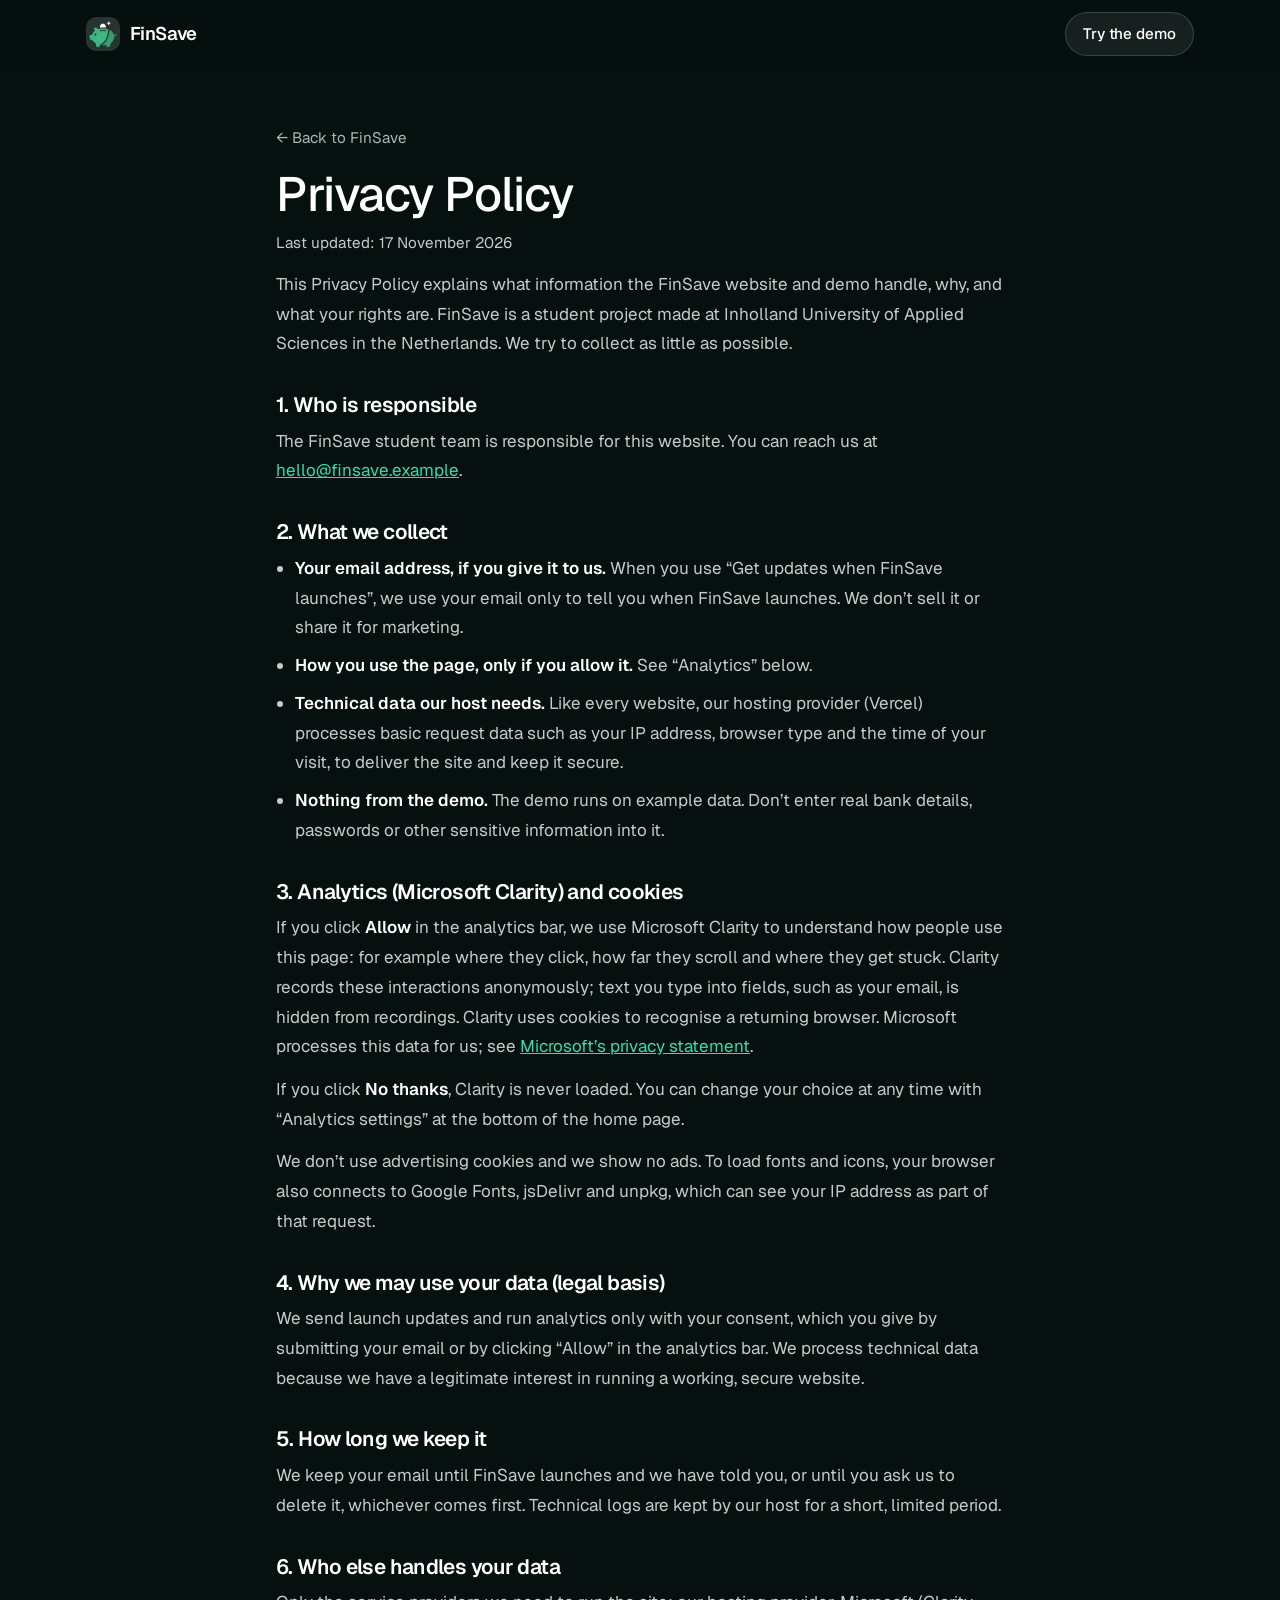
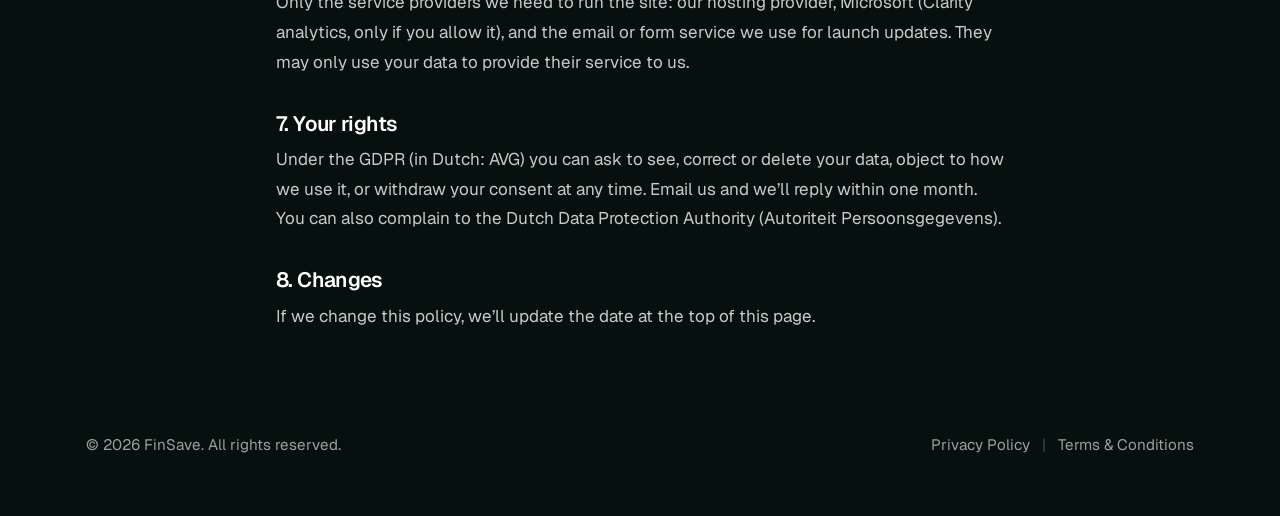
<file: privacy.html>
<!doctype html>
<html lang="en">
<head>
  <meta charset="utf-8" />
  <meta name="viewport" content="width=device-width, initial-scale=1, viewport-fit=cover" />
  <title>Privacy Policy | FinSave</title>
  <meta name="description" content="How the FinSave website and demo handle your data." />
  <link rel="canonical" href="https://finsave-landing-zeta.vercel.app/privacy.html" />
  <meta name="theme-color" content="#06100E" />
  <link rel="icon" href="favicon.ico" sizes="any" />
  <link rel="icon" href="favicon-48.png" type="image/png" />
  <link rel="apple-touch-icon" href="apple-touch-icon.png" />
  <link rel="manifest" href="site.webmanifest" />
  <link rel="preconnect" href="https://fonts.googleapis.com" />
  <link rel="preconnect" href="https://fonts.gstatic.com" crossorigin />
  <link href="https://fonts.googleapis.com/css2?family=Geist:wght@400;500;600;700&display=swap" rel="stylesheet" />
  <link rel="stylesheet" href="assets/styles.css?v=7" />
</head>
<body class="legal-page">
  <header class="site-header is-scrolled" id="top">
    <div class="container header-inner legal-header">
      <a href="index.html" class="logo" aria-label="FinSave home">
        <img class="logo-mark" src="assets/img/logo-96.png" alt="" width="34" height="34" />
        <span class="logo-word">FinSave</span>
      </a>
      <a href="https://finsavee.lovable.app/" class="btn btn-ghost btn-sm">Try the demo</a>
    </div>
  </header>
  <main class="legal container narrow">
    <a href="index.html" class="legal-back">← Back to FinSave</a>
    <h1>Privacy Policy</h1>
    <p class="legal-updated">Last updated: 17 November 2026</p>
    <!-- EDIT: have this reviewed before FinSave collects real user data. Replace hello@finsave.example with your real contact address. -->
    <p>This Privacy Policy explains what information the FinSave website and demo handle, why, and what your rights are. FinSave is a student project made at Inholland University of Applied Sciences in the Netherlands. We try to collect as little as possible.</p>

    <h2>1. Who is responsible</h2>
    <p>The FinSave student team is responsible for this website. You can reach us at <a href="mailto:hello@finsave.example">hello@finsave.example</a>.</p>

    <h2>2. What we collect</h2>
    <ul>
      <li><strong>Your email address, if you give it to us.</strong> When you use “Get updates when FinSave launches”, we use your email only to tell you when FinSave launches. We don’t sell it or share it for marketing.</li>
      <li><strong>How you use the page, only if you allow it.</strong> See “Analytics” below.</li>
      <li><strong>Technical data our host needs.</strong> Like every website, our hosting provider (Vercel) processes basic request data such as your IP address, browser type and the time of your visit, to deliver the site and keep it secure.</li>
      <li><strong>Nothing from the demo.</strong> The demo runs on example data. Don’t enter real bank details, passwords or other sensitive information into it.</li>
    </ul>

    <h2 id="analytics">3. Analytics (Microsoft Clarity) and cookies</h2>
    <p>If you click <strong>Allow</strong> in the analytics bar, we use Microsoft Clarity to understand how people use this page: for example where they click, how far they scroll and where they get stuck. Clarity records these interactions anonymously; text you type into fields, such as your email, is hidden from recordings. Clarity uses cookies to recognise a returning browser. Microsoft processes this data for us; see <a href="https://privacy.microsoft.com/privacystatement" rel="noopener">Microsoft’s privacy statement</a>.</p>
    <p>If you click <strong>No thanks</strong>, Clarity is never loaded. You can change your choice at any time with “Analytics settings” at the bottom of the home page.</p>
    <p>We don’t use advertising cookies and we show no ads. To load fonts and icons, your browser also connects to Google Fonts, jsDelivr and unpkg, which can see your IP address as part of that request.</p>

    <h2>4. Why we may use your data (legal basis)</h2>
    <p>We send launch updates and run analytics only with your consent, which you give by submitting your email or by clicking “Allow” in the analytics bar. We process technical data because we have a legitimate interest in running a working, secure website.</p>

    <h2>5. How long we keep it</h2>
    <p>We keep your email until FinSave launches and we have told you, or until you ask us to delete it, whichever comes first. Technical logs are kept by our host for a short, limited period.</p>

    <h2>6. Who else handles your data</h2>
    <p>Only the service providers we need to run the site: our hosting provider, Microsoft (Clarity analytics, only if you allow it), and the email or form service we use for launch updates. They may only use your data to provide their service to us.</p>

    <h2>7. Your rights</h2>
    <p>Under the GDPR (in Dutch: AVG) you can ask to see, correct or delete your data, object to how we use it, or withdraw your consent at any time. Email us and we’ll reply within one month. You can also complain to the Dutch Data Protection Authority (Autoriteit Persoonsgegevens).</p>

    <h2>8. Changes</h2>
    <p>If we change this policy, we’ll update the date at the top of this page.</p>

  </main>
  <footer class="site-footer">
    <div class="container">
      <div class="footer-bottom">
        <p>© 2026 FinSave. All rights reserved.</p>
        <p class="footer-legal"><a href="privacy.html">Privacy Policy</a><span aria-hidden="true">|</span><a href="terms.html">Terms &amp; Conditions</a></p>
      </div>
    </div>
  </footer>
</body>
</html>
</file>
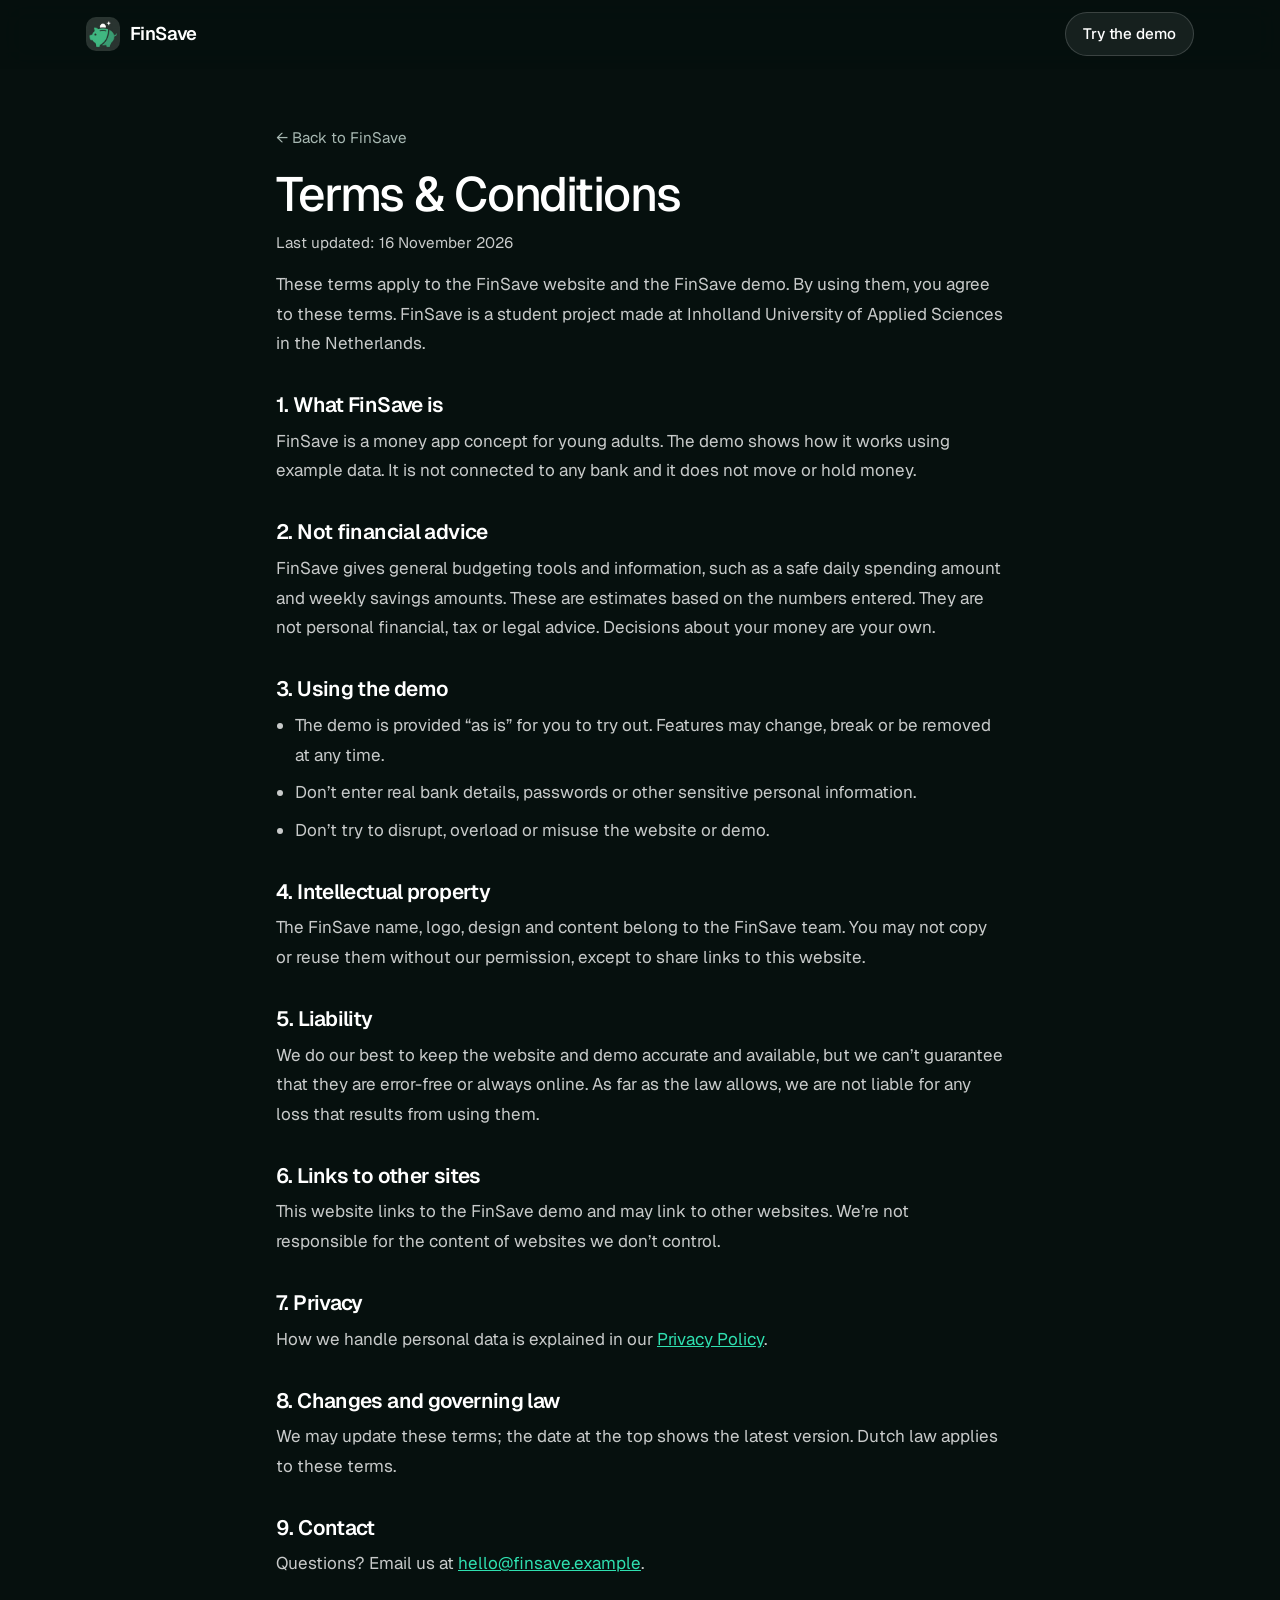
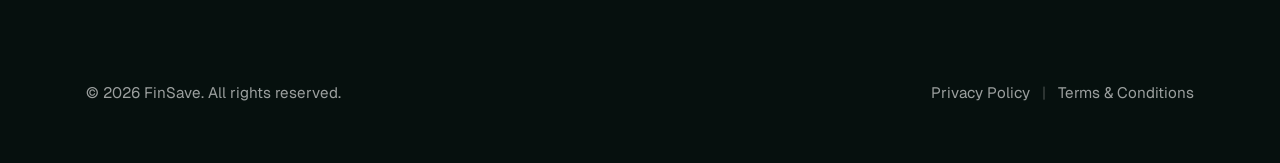
<file: terms.html>
<!doctype html>
<html lang="en">
<head>
  <meta charset="utf-8" />
  <meta name="viewport" content="width=device-width, initial-scale=1, viewport-fit=cover" />
  <title>Terms & Conditions | FinSave</title>
  <meta name="description" content="The terms for using the FinSave website and demo." />
  <link rel="canonical" href="https://finsave-landing-zeta.vercel.app/terms.html" />
  <meta name="theme-color" content="#06100E" />
  <link rel="icon" href="favicon.ico" sizes="any" />
  <link rel="icon" href="favicon-48.png" type="image/png" />
  <link rel="apple-touch-icon" href="apple-touch-icon.png" />
  <link rel="manifest" href="site.webmanifest" />
  <link rel="preconnect" href="https://fonts.googleapis.com" />
  <link rel="preconnect" href="https://fonts.gstatic.com" crossorigin />
  <link href="https://fonts.googleapis.com/css2?family=Geist:wght@400;500;600;700&display=swap" rel="stylesheet" />
  <link rel="stylesheet" href="assets/styles.css?v=7" />
</head>
<body class="legal-page">
  <header class="site-header is-scrolled" id="top">
    <div class="container header-inner legal-header">
      <a href="index.html" class="logo" aria-label="FinSave home">
        <img class="logo-mark" src="assets/img/logo-96.png" alt="" width="34" height="34" />
        <span class="logo-word">FinSave</span>
      </a>
      <a href="https://finsavee.lovable.app/" class="btn btn-ghost btn-sm">Try the demo</a>
    </div>
  </header>
  <main class="legal container narrow">
    <a href="index.html" class="legal-back">← Back to FinSave</a>
    <h1>Terms & Conditions</h1>
    <p class="legal-updated">Last updated: 16 November 2026</p>
    <!-- EDIT: have this reviewed before FinSave launches as a real product. Replace hello@finsave.example with your real contact address. -->
    <p>These terms apply to the FinSave website and the FinSave demo. By using them, you agree to these terms. FinSave is a student project made at Inholland University of Applied Sciences in the Netherlands.</p>

    <h2>1. What FinSave is</h2>
    <p>FinSave is a money app concept for young adults. The demo shows how it works using example data. It is not connected to any bank and it does not move or hold money.</p>

    <h2>2. Not financial advice</h2>
    <p>FinSave gives general budgeting tools and information, such as a safe daily spending amount and weekly savings amounts. These are estimates based on the numbers entered. They are not personal financial, tax or legal advice. Decisions about your money are your own.</p>

    <h2>3. Using the demo</h2>
    <ul>
      <li>The demo is provided “as is” for you to try out. Features may change, break or be removed at any time.</li>
      <li>Don’t enter real bank details, passwords or other sensitive personal information.</li>
      <li>Don’t try to disrupt, overload or misuse the website or demo.</li>
    </ul>

    <h2>4. Intellectual property</h2>
    <p>The FinSave name, logo, design and content belong to the FinSave team. You may not copy or reuse them without our permission, except to share links to this website.</p>

    <h2>5. Liability</h2>
    <p>We do our best to keep the website and demo accurate and available, but we can’t guarantee that they are error-free or always online. As far as the law allows, we are not liable for any loss that results from using them.</p>

    <h2>6. Links to other sites</h2>
    <p>This website links to the FinSave demo and may link to other websites. We’re not responsible for the content of websites we don’t control.</p>

    <h2>7. Privacy</h2>
    <p>How we handle personal data is explained in our <a href="privacy.html">Privacy Policy</a>.</p>

    <h2>8. Changes and governing law</h2>
    <p>We may update these terms; the date at the top shows the latest version. Dutch law applies to these terms.</p>

    <h2>9. Contact</h2>
    <p>Questions? Email us at <a href="mailto:hello@finsave.example">hello@finsave.example</a>.</p>

  </main>
  <footer class="site-footer">
    <div class="container">
      <div class="footer-bottom">
        <p>© 2026 FinSave. All rights reserved.</p>
        <p class="footer-legal"><a href="privacy.html">Privacy Policy</a><span aria-hidden="true">|</span><a href="terms.html">Terms &amp; Conditions</a></p>
      </div>
    </div>
  </footer>
</body>
</html>
</file>
<file: assets/styles.css>
/* FinSave landing page: dark green theme (whole page)
   Brand #007D6C on a near-black green canvas, glass surfaces, soft green glows. */
:root {
  --brand: #007D6C;
  --brand-dark: #005A4E;
  --glow: #2FE0B0;            /* bright brand green for text/icons on dark */
  --night: #06100E;           /* page background */
  --night-2: #0A1815;         /* raised sections */
  --ink: #FFFFFF;
  --muted: #A7B8B2;           /* secondary text, about 9:1 on --night */
  --line: rgba(255, 255, 255, .09);
  --surface: rgba(255, 255, 255, .045);
  --surface-2: rgba(255, 255, 255, .08);
  --tint: rgba(47, 224, 176, .12);
  --careful: #E8A317;         /* amber: money "careful" only */
  --careful-ink: #F6BE4F;
  --over: #E5534B;            /* red: money "overspent" only */
  --over-ink: #FF8A80;

  --r-sm: 10px;
  --r-md: 14px;
  --r-lg: 20px;
  --r-pill: 999px;
  --shadow-md: 0 18px 44px rgba(0, 0, 0, .45);

  --font: "Geist", "Inter", ui-sans-serif, system-ui, -apple-system, "Segoe UI", sans-serif;
  --gutter: 16px;
  --header-h: 68px;
}

*, *::before, *::after { box-sizing: border-box; }
html { scroll-behavior: smooth; -webkit-text-size-adjust: 100%; background: var(--night); }
body {
  margin: 0; font-family: var(--font); font-size: 17px; line-height: 1.6;
  color: var(--ink); background: var(--night);
  -webkit-font-smoothing: antialiased; overflow-x: hidden;
}
img, svg { display: block; max-width: 100%; }
h1, h2, h3 { line-height: 1.1; margin: 0; color: var(--ink); font-weight: 500; letter-spacing: -0.03em; }
h1 { font-size: clamp(2.5rem, 6.4vw, 4.25rem); }
h2 { font-size: clamp(1.8rem, 4.2vw, 2.75rem); }
h3 { font-size: 1.15rem; font-weight: 600; letter-spacing: -0.015em; }
p { margin: 0; }
a { color: var(--glow); }

.container { width: 100%; max-width: 1140px; margin: 0 auto; padding: 0 var(--gutter); }
.narrow { max-width: 760px; }
.center { text-align: center; }

.skip-link {
  position: absolute; left: 12px; top: -60px; z-index: 100;
  background: #fff; color: #06100E; padding: 10px 16px; border-radius: var(--r-sm);
}
.skip-link:focus { top: 12px; }
:focus-visible { outline: 2px solid var(--glow); outline-offset: 3px; border-radius: 6px; }

/* ---------- Buttons ---------- */
.btn {
  display: inline-flex; align-items: center; justify-content: center; gap: .5rem;
  min-height: 48px; padding: 0 1.35rem;
  font: 500 1rem/1 var(--font); letter-spacing: -0.01em; text-decoration: none;
  border-radius: 12px; border: 0; cursor: pointer;
  transition: transform .2s, box-shadow .2s, filter .2s, background-color .2s, border-color .2s;
}
.btn svg { width: 18px; height: 18px; }
/* Primary: framed green button with a lit top edge */
.btn-primary {
  color: #fff;
  background: linear-gradient(180deg, #00846F 0%, #00695B 100%);
  border: 1px solid rgba(140, 255, 215, .38);
  box-shadow:
    inset 0 1px 0 rgba(255, 255, 255, .28),
    0 0 0 4px rgba(0, 125, 108, .28),
    0 10px 30px rgba(0, 170, 135, .32);
}
.btn-primary:hover { filter: brightness(1.12); transform: translateY(-1px);
  box-shadow: inset 0 1px 0 rgba(255, 255, 255, .32), 0 0 0 4px rgba(0, 125, 108, .4), 0 14px 38px rgba(0, 190, 150, .42); }
.btn-primary:active { transform: translateY(0); }
/* Ghost: dark pill used in the header */
.btn-ghost {
  color: #fff; background: rgba(255, 255, 255, .07); border: 1px solid rgba(255, 255, 255, .16);
  border-radius: var(--r-pill);
}
.btn-ghost:hover { background: rgba(255, 255, 255, .13); border-color: rgba(255, 255, 255, .28); }
.btn-sm { min-height: 44px; padding: 0 1.1rem; font-size: .95rem; }
.btn-lg { min-height: 54px; padding: 0 1.7rem; font-size: 1.05rem; }
.btn-block { width: 100%; }

.text-link {
  display: inline-flex; align-items: center; min-height: 44px;
  font-weight: 500; color: var(--glow); text-decoration: underline;
  text-decoration-thickness: 1.5px; text-underline-offset: 4px;
}
.text-link:hover { color: #fff; }

/* ---------- Logo ---------- */
.logo { display: inline-flex; align-items: center; gap: .6rem; min-height: 44px; text-decoration: none; color: #fff; }
.logo-mark { display: block; width: 34px; height: 34px; flex-shrink: 0; border-radius: 10px; object-fit: cover; background: #2A3531; }
.logo-word { font-weight: 600; font-size: 1.15rem; letter-spacing: -0.02em; }

/* ---------- Header (transparent over the page, glass once scrolled) ---------- */
.site-header {
  position: fixed; top: 0; left: 0; right: 0; z-index: 50;
  background: transparent; border-bottom: 1px solid transparent;
  transition: background-color .3s, border-color .3s;
}
.site-header.is-scrolled {
  background: rgba(6, 16, 14, .72); border-bottom-color: transparent;
  backdrop-filter: blur(14px) saturate(1.3); -webkit-backdrop-filter: blur(14px) saturate(1.3);
}
.header-inner { display: flex; align-items: center; justify-content: space-between; height: var(--header-h); gap: 1rem; }
.header-actions { display: flex; align-items: center; gap: .5rem; }
section[id] { scroll-margin-top: var(--header-h); }

.main-nav ul { list-style: none; margin: 0; padding: 0; display: flex; align-items: center; gap: 2px; }
.nav-link {
  display: inline-flex; align-items: center; min-height: 44px; padding: 0 .8rem;
  font-weight: 400; font-size: .95rem; color: rgba(255, 255, 255, .62); text-decoration: none;
  border-radius: var(--r-pill); transition: color .2s, background-color .2s;
}
.nav-link:hover { color: #fff; }
.nav-link.is-active { color: #fff; font-weight: 500; }
.nav-toggle {
  display: none; place-items: center; width: 44px; height: 44px; border: 0; border-radius: 12px;
  background: transparent; color: #fff; cursor: pointer;
}
.nav-toggle:hover { background: rgba(255, 255, 255, .1); }
.nav-toggle svg { width: 24px; height: 24px; }
.nav-toggle .icon-close { display: none; }
.nav-toggle[aria-expanded="true"] .icon-open { display: none; }
.nav-toggle[aria-expanded="true"] .icon-close { display: block; }
@media (min-width: 1024px) {
  .header-inner { display: grid; grid-template-columns: 1fr auto 1fr; }
  .header-actions { justify-self: end; }
}
@media (max-width: 1023px) {
  .nav-toggle { display: grid; }
  .main-nav {
    position: absolute; top: var(--header-h); left: 0; right: 0; display: none;
    background: rgba(8, 20, 17, .97); border-bottom: 1px solid var(--line); box-shadow: var(--shadow-md);
    padding: 8px var(--gutter) 16px;
  }
  .main-nav.is-open { display: block; }
  .main-nav ul { flex-direction: column; align-items: stretch; }
  .nav-link { width: 100%; border-radius: var(--r-sm); padding: 0 1rem; font-size: 1.05rem; color: rgba(255, 255, 255, .8); }
  .nav-link.is-active { background: var(--surface-2); }
}
@media (max-width: 400px) { .header-actions .btn-sm { padding: 0 .9rem; font-size: .9rem; } }

/* ---------- Page-wide cursor light ---------- */
.page-spot {
  position: fixed; inset: 0; z-index: 40; pointer-events: none; opacity: 0; transition: opacity .4s ease;
  background: radial-gradient(circle 280px at var(--mx, 50%) var(--my, 50%), rgba(255, 255, 255, .11), rgba(255, 255, 255, .035) 45%, transparent 70%);
}
.page-spot.is-on { opacity: 1; }

/* ---------- Hero ---------- */
.hero {
  position: relative; isolation: isolate; overflow: hidden; display: flex;
  background: radial-gradient(120% 70% at 50% 108%, rgba(0, 125, 108, .38), transparent 62%), var(--night);
  padding: calc(var(--header-h) + 40px) 0 0;
  min-height: min(980px, max(760px, 100svh));
}
.hero::after {
  content: ""; position: absolute; left: 0; right: 0; bottom: 0; height: 180px; z-index: 1; pointer-events: none;
  background: linear-gradient(to bottom, transparent, var(--night));
}
.hero-inner { position: relative; z-index: 2; display: flex; flex-direction: column; align-items: center; text-align: center; width: 100%; }
.eyebrow {
  display: inline-block; font-size: .88rem; font-weight: 500; color: #B9F3E3;
  background: rgba(255, 255, 255, .07); border: 1px solid rgba(255, 255, 255, .12);
  padding: .35rem .9rem; border-radius: var(--r-pill); margin-bottom: 1.4rem;
}
.hero h1 { max-width: 14ch; margin-bottom: 1.1rem; }
.hl { color: var(--glow); }
.lead { font-size: clamp(1.05rem, 2vw, 1.2rem); color: rgba(255, 255, 255, .72); max-width: 46ch; }
.hero-cta { margin-top: 2rem; }
.fineprint { margin-top: 1.1rem; font-size: .92rem; color: rgba(255, 255, 255, .62); }
.hero-wave { position: absolute; left: 0; right: 0; bottom: 0; width: 100%; height: 56%; z-index: 0; display: block;
  -webkit-mask-image: linear-gradient(#000 78%, transparent); mask-image: linear-gradient(#000 78%, transparent); }

/* Floating glass cards */
.hero-cards {
  margin-top: auto; padding: 56px 0 96px; width: 100%;
  display: flex; justify-content: center; align-items: flex-start; flex-wrap: wrap; gap: 20px 28px;
}
.glass-card {
  --rot: 0deg; width: 236px; text-align: left; padding: 16px 18px 18px; border-radius: 18px; color: #fff;
  background: linear-gradient(160deg, rgba(255, 255, 255, .20), rgba(255, 255, 255, .07));
  border: 1px solid rgba(255, 255, 255, .24);
  box-shadow: 0 24px 50px rgba(0, 0, 0, .40), inset 0 1px 0 rgba(255, 255, 255, .28);
  backdrop-filter: blur(14px) saturate(1.3); -webkit-backdrop-filter: blur(14px) saturate(1.3);
  animation: bob 6s ease-in-out infinite alternate; will-change: transform;
}
.gc-1 { --rot: -7deg; margin-top: 18px; animation-duration: 5.2s; }
.gc-2 { --rot: 1deg; animation-duration: 6.4s; animation-delay: -2.1s; }
.gc-3 { --rot: 7deg; margin-top: 18px; animation-duration: 5.8s; animation-delay: -3.7s; }
@keyframes bob {
  from { transform: translateY(8px) rotate(var(--rot)); }
  to   { transform: translateY(-12px) rotate(calc(var(--rot) + 1.5deg)); }
}
.gc-head { display: flex; align-items: center; gap: 8px; font-weight: 600; font-size: .95rem; margin-bottom: 10px; }
.gc-head svg { width: 18px; height: 18px; color: var(--glow); flex-shrink: 0; }
.gc-big { font-size: 1.9rem; font-weight: 600; letter-spacing: -0.03em; line-height: 1.1; }
.gc-sub { display: flex; align-items: center; gap: 6px; margin-top: 8px; font-size: .85rem; color: rgba(255, 255, 255, .78); }
.gc-sub svg { width: 14px; height: 14px; }
.gc-goal { display: flex; justify-content: space-between; gap: 8px; font-size: .85rem; font-weight: 500; margin: 8px 0 5px; }
.gc-ok {
  display: inline-flex; align-items: center; gap: 6px; margin-top: 8px; padding: 5px 10px; border-radius: var(--r-pill);
  background: rgba(47, 224, 176, .18); color: #C9FBEC; font-size: .82rem; font-weight: 600;
}
.gc-ok svg { width: 14px; height: 14px; }
@media (max-width: 860px) {
  .hero-cards { gap: 14px; padding: 40px 0 72px; }
  .glass-card { width: min(46%, 210px); padding: 12px 13px 14px; border-radius: 15px; }
  .gc-1, .gc-3 { margin-top: 0; }
  .gc-1 { --rot: -4deg; } .gc-2 { --rot: 4deg; } .gc-3 { --rot: -2deg; }
  .gc-head { font-size: .8rem; gap: 6px; } .gc-head svg { width: 15px; height: 15px; }
  .gc-big { font-size: 1.45rem; } .gc-sub, .gc-goal { font-size: .76rem; } .gc-ok { font-size: .74rem; }
}

/* Progress bars */
.bar { height: 8px; background: rgba(255, 255, 255, .14); border-radius: var(--r-pill); overflow: hidden; }
.bar-fill {
  display: block; height: 100%; width: var(--p); border-radius: inherit;
  background: linear-gradient(90deg, #0FB592, var(--glow));
  transform-origin: left; transform: scaleX(0); transition: transform 1.2s cubic-bezier(.2, .8, .2, 1) .25s;
}
.is-visible .bar-fill, .bar-fill.is-filled { transform: scaleX(1); }
.glass-card .bar { height: 7px; }

/* ---------- Sections ---------- */
.section { position: relative; padding: 80px 0; }
.section.tint { background: radial-gradient(55% 45% at 50% 45%, rgba(0, 125, 108, .14), transparent 75%); }
.section-lead { font-size: 1.12rem; color: var(--muted); margin-top: 1rem; }
.problem h2 { max-width: 20ch; margin: 0 auto; }
@media (min-width: 900px) { .section { padding: 112px 0; } }

/* Month timeline (status colours = money meaning) */
.month { max-width: 520px; margin: 2.5rem auto 0; }
.month-bar { display: grid; grid-template-columns: 2.2fr 1fr .8fr; gap: 4px; height: 12px; }
.seg { border-radius: var(--r-pill); }
.seg-ok { background: linear-gradient(90deg, #0FB592, var(--glow)); }
.seg-careful { background: var(--careful); }
.seg-over { background: var(--over); }
.month-labels { display: grid; grid-template-columns: 2.2fr 1fr .8fr; margin-top: .6rem; font-size: .9rem; font-weight: 500; color: var(--glow); text-align: left; }
.month-labels > span { display: flex; align-items: center; gap: 4px; }
.month-labels svg { width: 16px; height: 16px; }
.lbl-careful { color: var(--careful-ink); }
.lbl-over { color: var(--over-ink); }

/* Cards (glass on dark) */
.card {
  background: linear-gradient(160deg, rgba(255, 255, 255, .07), rgba(255, 255, 255, .025));
  border: 1px solid var(--line); border-radius: var(--r-lg); padding: 28px;
  box-shadow: inset 0 1px 0 rgba(255, 255, 255, .06);
}
.lift { transition: transform .25s ease, box-shadow .25s ease, border-color .25s ease; }
.lift:hover { transform: translateY(-4px); border-color: rgba(47, 224, 176, .4); box-shadow: 0 18px 44px rgba(0, 0, 0, .4), 0 0 40px rgba(0, 160, 130, .16); }
.card h3 { margin: 1.1rem 0 .4rem; }
.card p { color: var(--muted); }
.icon-tile {
  display: grid; place-items: center; width: 48px; height: 48px; border-radius: 14px; flex-shrink: 0;
  background: var(--tint); color: var(--glow); border: 1px solid rgba(47, 224, 176, .2);
}
.icon-tile svg { width: 24px; height: 24px; }
.icon-tile-sm { width: 42px; height: 42px; border-radius: 12px; }
.icon-tile-sm svg { width: 21px; height: 21px; }
.card-grid { display: grid; gap: 16px; margin-top: 2.5rem; }
@media (min-width: 640px) { .card-grid { grid-template-columns: repeat(2, 1fr); gap: 20px; } }
@media (min-width: 1040px) { .card-grid { grid-template-columns: repeat(4, 1fr); } }

/* Steps */
.steps { list-style: none; padding: 0; margin: 2.5rem 0 0; display: grid; gap: 16px; }
.step {
  position: relative; display: flex; align-items: center; gap: 16px;
  background: linear-gradient(160deg, rgba(255, 255, 255, .07), rgba(255, 255, 255, .025));
  border: 1px solid var(--line); border-radius: var(--r-lg); padding: 22px 22px 22px 24px;
}
.step p { font-weight: 500; font-size: 1.1rem; line-height: 1.35; }
.step-num {
  display: grid; place-items: center; width: 34px; height: 34px; flex-shrink: 0; border-radius: 50%;
  background: linear-gradient(180deg, #00846F, #00695B); border: 1px solid rgba(140, 255, 215, .38);
  color: #fff; font-weight: 600;
}
@media (min-width: 860px) {
  .steps { grid-template-columns: repeat(3, 1fr); gap: 20px; }
  .step { flex-direction: column; align-items: flex-start; padding: 28px; }
  .step .icon-tile { position: absolute; top: 28px; right: 28px; }
  .step p { margin-top: 1.5rem; font-size: 1.2rem; }
}

/* Game */
.game-grid { display: grid; gap: 32px; align-items: center; }
@media (min-width: 900px) { .game-grid { grid-template-columns: .9fr 1.1fr; gap: 64px; } }
.game-card { padding: 24px; box-shadow: inset 0 1px 0 rgba(255, 255, 255, .06), 0 0 80px rgba(0, 150, 120, .14); }
.game-head { display: flex; justify-content: space-between; align-items: flex-start; gap: 12px; }
.card .game-name { font-weight: 600; font-size: 1.35rem; letter-spacing: -0.02em; color: #fff; }
.app-muted { display: flex; align-items: center; gap: 5px; color: var(--muted); font-size: .9rem; margin-top: 2px; }
.app-muted svg { width: 15px; height: 15px; }
.xp-badge {
  display: inline-flex; align-items: center; gap: 5px; white-space: nowrap;
  background: var(--tint); color: var(--glow); font-weight: 600; font-size: .85rem;
  padding: .3rem .7rem; border-radius: var(--r-pill); border: 1px solid rgba(47, 224, 176, .2);
}
.xp-badge svg { width: 15px; height: 15px; }
.challenge {
  display: flex; align-items: center; gap: 14px; margin: 20px 0;
  background: rgba(0, 0, 0, .25); border: 1px solid var(--line); border-radius: var(--r-md); padding: 14px;
}
.challenge-body { flex: 1; min-width: 0; }
.card .challenge-title { font-weight: 600; line-height: 1.3; color: #fff; }
.xp-head { display: flex; justify-content: space-between; font-size: .9rem; font-weight: 600; margin-bottom: 8px; }
.xp-head span:last-child { color: var(--muted); font-weight: 500; }
.xp .bar { height: 10px; }
@media (max-width: 420px) {
  .challenge { flex-wrap: wrap; }
  .challenge .btn { width: 100%; }
}

/* Credibility */
.cred-grid { display: grid; gap: 16px; margin-top: 2.5rem; }
.cred-grid .card { display: flex; gap: 16px; align-items: flex-start; }
.cred-grid .card p { color: #fff; font-weight: 500; font-size: 1.05rem; }
@media (min-width: 760px) { .cred-grid { grid-template-columns: 1fr 1fr; gap: 20px; } }
.straight-title { text-align: center; margin: 3.5rem 0 1.25rem; font-size: 1.35rem; }
.trust-row { list-style: none; padding: 0; margin: 0; display: grid; gap: 12px; }
.trust-row li {
  display: flex; align-items: flex-start; gap: 12px; font-weight: 500; line-height: 1.4;
  background: var(--surface); border: 1px solid var(--line); border-radius: var(--r-md); padding: 16px 18px;
}
.trust-row svg { width: 22px; height: 22px; color: var(--glow); flex-shrink: 0; margin-top: 1px; }
@media (min-width: 760px) { .trust-row { grid-template-columns: repeat(2, 1fr); } }
@media (min-width: 1040px) { .trust-row { grid-template-columns: repeat(4, 1fr); } }
.quote { max-width: 720px; margin: 2.5rem auto 0; text-align: center; border: 2px dashed rgba(255, 255, 255, .2); }
.quote-icon { width: 32px; height: 32px; color: var(--glow); margin: 0 auto 10px; }
.quote blockquote { margin: 0; }
.quote .placeholder { font-size: 1.2rem; font-weight: 500; color: var(--muted); font-style: italic; }
.quote figcaption { margin-top: .75rem; font-size: .95rem; color: var(--muted); }

/* FAQ accordion */
.faq-list { margin-top: 2.5rem; display: grid; gap: 12px; }
.faq-item {
  background: linear-gradient(160deg, rgba(255, 255, 255, .07), rgba(255, 255, 255, .025));
  border: 1px solid var(--line); border-radius: var(--r-md); transition: border-color .25s, box-shadow .25s;
}
.faq-item:hover { border-color: rgba(255, 255, 255, .2); }
.faq-item.is-open { border-color: rgba(47, 224, 176, .45); box-shadow: 0 0 40px rgba(0, 160, 130, .14); }
.faq-q { margin: 0; }
.faq-btn {
  width: 100%; min-height: 56px; display: flex; align-items: center; justify-content: space-between; gap: 16px;
  padding: 14px 20px; background: none; border: 0; cursor: pointer; text-align: left;
  font: 500 1.05rem/1.35 var(--font); color: #fff; border-radius: var(--r-md);
}
.faq-icon {
  display: grid; place-items: center; width: 32px; height: 32px; flex-shrink: 0; border-radius: 50%;
  background: var(--tint); color: var(--glow); transition: transform .3s ease, background-color .3s, color .3s;
}
.faq-icon svg { width: 18px; height: 18px; }
.faq-btn[aria-expanded="true"] .faq-icon { transform: rotate(45deg); background: var(--glow); color: #06100E; }
.faq-panel { display: grid; grid-template-rows: 0fr; transition: grid-template-rows .35s ease; }
.faq-panel-inner { overflow: hidden; min-height: 0; }
.faq-panel p { padding: 0 20px 20px; color: var(--muted); opacity: 0; transform: translateY(-4px); transition: opacity .3s ease, transform .3s ease; }
.faq-item.is-open .faq-panel { grid-template-rows: 1fr; }
.faq-item.is-open .faq-panel p { opacity: 1; transform: none; transition-delay: .08s; }

/* Final CTA: glowing green panel */
.cta-band {
  position: relative; overflow: hidden; padding: 96px 0; color: #fff;
  background:
    radial-gradient(48% 62% at 50% 52%, rgba(47, 224, 176, .22), rgba(0, 125, 108, .14) 45%, transparent 78%);
}
.cta-band h2 { margin-bottom: 1.9rem; }
.notify { margin: 3rem auto 0; max-width: 460px; text-align: left; }
.notify-label { display: block; font-weight: 500; margin-bottom: .6rem; text-align: center; color: rgba(255, 255, 255, .85); }
.notify-row { display: flex; gap: 8px; background: rgba(0, 0, 0, .35); border: 1px solid rgba(255, 255, 255, .16); padding: 6px; border-radius: 14px; }
.notify input {
  flex: 1; min-width: 0; min-height: 46px; border: 0; border-radius: 9px;
  padding: 0 1rem; font: 400 16px var(--font); color: #fff; background: transparent;
}
.notify input::placeholder { color: rgba(255, 255, 255, .55); }
.btn-notify {
  min-height: 46px; padding: 0 1.1rem; border-radius: 9px; cursor: pointer;
  font: 500 1rem var(--font); color: #fff; background: rgba(255, 255, 255, .1); border: 1px solid rgba(255, 255, 255, .22);
  transition: background-color .2s;
}
.btn-notify:hover { background: rgba(255, 255, 255, .18); }
.notify-msg { min-height: 1.6em; margin-top: .6rem; text-align: center; font-weight: 500; }
@media (max-width: 420px) { .notify-row { flex-direction: column; } }

/* Partners */
.partners { padding: 64px 0; }
.partners p { color: var(--muted); font-size: 1.05rem; }
.partners .text-link { margin-top: .4rem; }

/* Footer */
.site-footer { padding: 72px 0 120px; font-size: .95rem; color: var(--muted); }
.footer-top { display: grid; gap: 40px; }
.footer-about { margin-top: 1.1rem; max-width: 38ch; line-height: 1.7; }
.footer-head { font-size: .8rem; font-weight: 600; letter-spacing: .14em; text-transform: uppercase; color: rgba(255, 255, 255, .45); margin-bottom: 1rem; }
.footer-col ul { list-style: none; margin: 0; padding: 0; display: grid; gap: 2px; }
.footer-col a { display: inline-flex; align-items: center; min-height: 40px; color: rgba(255, 255, 255, .86); text-decoration: none; transition: color .2s; }
.footer-col a:hover { color: var(--glow); }
.footer-disclaimer { margin-top: 56px; font-size: .85rem; line-height: 1.7; color: rgba(255, 255, 255, .42); max-width: 90ch; }
.footer-bottom { margin-top: 28px; display: flex; flex-wrap: wrap; justify-content: space-between; align-items: center; gap: 12px 24px; color: rgba(255, 255, 255, .6); }
.footer-legal { display: flex; align-items: center; gap: 12px; }
.footer-legal a { color: rgba(255, 255, 255, .6); text-decoration: none; min-height: 44px; display: inline-flex; align-items: center; }
.footer-legal a:hover { color: #fff; }
.footer-legal span { color: rgba(255, 255, 255, .25); }
@media (min-width: 760px) {
  .site-footer { padding-bottom: 48px; }
  .footer-top { grid-template-columns: 1.6fr 1fr 1fr; gap: 48px; }
}

/* Sticky mobile CTA */
.sticky-cta {
  position: fixed; left: 0; right: 0; bottom: 0; z-index: 60;
  padding: 14px var(--gutter) calc(14px + env(safe-area-inset-bottom));
  background: rgba(6, 16, 14, .88); backdrop-filter: blur(14px); -webkit-backdrop-filter: blur(14px);
  border-top: 1px solid var(--line);
  transform: translateY(110%); transition: transform .3s ease;
}
.sticky-cta.is-shown { transform: translateY(0); }
@media (min-width: 760px) { .sticky-cta { display: none; } }

/* Scroll reveal */
.js .reveal { opacity: 0; transform: translateY(18px); transition: opacity .6s ease, transform .6s ease; }
.js .reveal.is-visible { opacity: 1; transform: none; }

/* Reduced motion */
@media (prefers-reduced-motion: reduce) {
  html { scroll-behavior: auto; }
  *, *::before, *::after { animation: none !important; transition: none !important; }
  .js .reveal { opacity: 1; transform: none; }
  .bar-fill { transform: scaleX(1); }
  .glass-card { transform: rotate(var(--rot)); }
}

/* =========================================================
   Features: 3D piggy bank stage with four cards around it
   ========================================================= */
.features { overflow: hidden; }
.features::before {
  content: ""; position: absolute; left: 50%; top: 52%; width: min(900px, 120vw); aspect-ratio: 1;
  transform: translate(-50%, -50%); pointer-events: none;
  background: radial-gradient(closest-side, rgba(0, 125, 108, .30), rgba(0, 125, 108, .08) 55%, transparent);
}
.feat-stage { position: relative; margin-top: 3rem; display: grid; gap: 16px; }
.feat-3d { position: relative; height: 340px; }
.feat-3d canvas { position: absolute; inset: 0; display: block; width: 100%; height: 100%; }
.feat-fallback { display: none; position: absolute; inset: 0; margin: auto; width: 200px; height: 200px; border-radius: 40px; box-shadow: 0 0 80px rgba(47, 224, 176, .45); }
.no-webgl .feat-fallback { display: block; }
.no-webgl canvas { display: none; }

.feat-lines { position: absolute; inset: 0; width: 100%; height: 100%; pointer-events: none; overflow: visible; z-index: 1; }
.feat-line {
  fill: none; stroke: rgba(47, 224, 176, .55); stroke-width: 1.2;
  stroke-dasharray: 1; stroke-dashoffset: 1; transition: stroke-dashoffset 1s cubic-bezier(.4, 0, .2, 1) var(--d);
}
.feat-dot { fill: var(--glow); opacity: 0; transition: opacity .4s ease var(--d); filter: drop-shadow(0 0 6px rgba(47, 224, 176, .9)); }
.feat-dot-end { fill: #BFFFEE; }
.is-in .feat-line { stroke-dashoffset: 0; }
.is-in .feat-dot { opacity: 1; }

.feat-card {
  position: relative; z-index: 2; padding: 24px;
  border-radius: var(--r-lg); border: 1px solid rgba(47, 224, 176, .22);
  background: linear-gradient(160deg, rgba(47, 224, 176, .10), rgba(255, 255, 255, .02) 60%), rgba(6, 22, 19, .7);
  box-shadow: inset 0 1px 0 rgba(255, 255, 255, .07), 0 20px 50px rgba(0, 0, 0, .35);
  backdrop-filter: blur(10px); -webkit-backdrop-filter: blur(10px);
  opacity: 0; transform: translateY(26px) scale(.96); filter: blur(6px);
  transition: opacity .8s ease var(--d), transform .9s cubic-bezier(.2, .8, .2, 1) var(--d), filter .8s ease var(--d), border-color .25s, box-shadow .25s;
}
.is-in .feat-card { opacity: 1; transform: none; filter: none; }
.feat-card:hover { border-color: rgba(47, 224, 176, .5); box-shadow: inset 0 1px 0 rgba(255, 255, 255, .08), 0 20px 50px rgba(0, 0, 0, .35), 0 0 40px rgba(0, 160, 130, .2); }
.feat-icon {
  display: grid; place-items: center; width: 48px; height: 48px; border-radius: 14px; color: #fff;
  background: linear-gradient(180deg, #11B48F, #007D6C);
  border: 1px solid rgba(140, 255, 215, .4);
  box-shadow: inset 0 1px 0 rgba(255, 255, 255, .3), 0 0 24px rgba(47, 224, 176, .35);
}
.feat-icon svg { width: 24px; height: 24px; }
.feat-card h3 { margin: 1.1rem 0 .4rem; }
.feat-card p { color: var(--muted); font-size: .98rem; }

@media (min-width: 560px) and (max-width: 959px) {
  .feat-stage { grid-template-columns: 1fr 1fr; }
  .feat-3d { grid-column: 1 / -1; height: 380px; }
}
@media (min-width: 960px) {
  .feat-stage {
    grid-template-columns: minmax(0, 1fr) minmax(380px, 1.25fr) minmax(0, 1fr);
    grid-template-rows: auto auto; column-gap: 40px; row-gap: 56px; align-items: center;
    margin-top: 3.5rem;
  }
  .feat-3d { grid-column: 2; grid-row: 1 / span 2; height: 560px; align-self: center; }
  .feat-1 { grid-column: 1; grid-row: 1; }
  .feat-2 { grid-column: 1; grid-row: 2; }
  .feat-3 { grid-column: 3; grid-row: 1; }
  .feat-4 { grid-column: 3; grid-row: 2; }
  /* Cards fly out from the pig */
  .feat-card[data-side="left"] { transform: translateX(90px) scale(.9); }
  .feat-card[data-side="right"] { transform: translateX(-90px) scale(.9); }
  .is-in .feat-card[data-side] { transform: none; }
}
@media (prefers-reduced-motion: reduce) {
  .feat-card, .feat-card[data-side] { opacity: 1; transform: none; filter: none; }
  .feat-line { stroke-dashoffset: 0; } .feat-dot { opacity: 1; }
}

/* Legal pages */
.legal-header { display: flex !important; }
.legal { padding-top: calc(var(--header-h) + 48px); padding-bottom: 24px; }
.legal-back { display: inline-flex; align-items: center; min-height: 44px; color: var(--muted); text-decoration: none; font-size: .95rem; }
.legal-back:hover { color: var(--glow); }
.legal h1 { font-size: clamp(2rem, 5vw, 3rem); margin-top: .5rem; }
.legal-updated { margin-top: .6rem; color: var(--muted); font-size: .95rem; }
.legal h2 { font-size: 1.3rem; font-weight: 600; margin: 2.2rem 0 .6rem; }
.legal p, .legal li { color: rgba(255, 255, 255, .78); line-height: 1.75; }
.legal p + p { margin-top: .8rem; }
.legal ul { padding-left: 1.2rem; margin: .4rem 0 0; display: grid; gap: .5rem; }
.legal strong { color: #fff; font-weight: 600; }
.legal-page .site-footer { padding-top: 40px; }

/* =========================================================
   Good to know: bento cards with continuous subtle motion
   ========================================================= */
.bento { display: grid; gap: 16px; margin-top: 2.75rem; }
@media (min-width: 720px) { .bento { grid-template-columns: repeat(2, 1fr); gap: 20px; } .bn-wide { grid-column: 1 / -1; } }
@media (min-width: 1040px) { .bento { grid-template-columns: repeat(3, 1fr); } .bn-wide { grid-column: span 2; } }

.bn-card {
  position: relative; padding: 18px 18px 26px; border-radius: 22px;
  border: 1px solid var(--line);
  background: linear-gradient(170deg, rgba(255, 255, 255, .055), rgba(255, 255, 255, .015));
  box-shadow: inset 0 1px 0 rgba(255, 255, 255, .05);
  transition: border-color .3s, box-shadow .3s, transform .3s;
}
.bn-card:hover { border-color: rgba(47, 224, 176, .35); box-shadow: inset 0 1px 0 rgba(255, 255, 255, .06), 0 0 50px rgba(0, 160, 130, .12); }
.bn-card h3 { margin: 22px 8px 6px; font-size: 1.3rem; font-weight: 600; }
.bn-card > p { margin: 0 8px; color: var(--muted); font-size: 1rem; line-height: 1.65; }
.bn-visual {
  position: relative; height: 250px; border-radius: 16px; overflow: hidden;
  background: radial-gradient(80% 90% at 50% 40%, rgba(0, 125, 108, .14), transparent 70%), rgba(0, 0, 0, .28);
  border: 1px solid rgba(255, 255, 255, .05);
}

/* 1. Vertical marquee of demo tiles */
.bn-marquee { display: grid; grid-template-columns: 1fr 1fr; gap: 14px; padding: 0 16px;
  -webkit-mask-image: linear-gradient(transparent, #000 22%, #000 78%, transparent); mask-image: linear-gradient(transparent, #000 22%, #000 78%, transparent); }
.bn-col { overflow: hidden; }
.bn-scroll { display: grid; gap: 12px; padding-top: 12px; animation: bnUp 16s linear infinite; }
.bn-col-rev .bn-scroll { animation-name: bnDown; animation-duration: 19s; }
@keyframes bnUp { from { transform: translateY(0); } to { transform: translateY(-50%); } }
@keyframes bnDown { from { transform: translateY(-50%); } to { transform: translateY(0); } }
.bn-tile { padding: 14px 16px; border-radius: 14px; background: linear-gradient(160deg, rgba(255, 255, 255, .07), rgba(255, 255, 255, .02)); border: 1px solid rgba(255, 255, 255, .07); }
.bn-tile-l { display: flex; align-items: center; gap: 8px; font-size: .85rem; color: var(--muted); }
.bn-dot { width: 6px; height: 6px; border-radius: 50%; background: var(--glow); box-shadow: 0 0 8px var(--glow); }
.bn-tile-r { display: flex; align-items: center; justify-content: space-between; gap: 8px; margin-top: 6px; }
.bn-tile-v { font-size: 1.35rem; font-weight: 600; letter-spacing: -0.02em; }
.bn-chip { display: inline-flex; align-items: center; gap: 4px; font-size: .72rem; font-weight: 600; color: var(--glow); padding: 3px 8px; border-radius: 8px; border: 1px solid rgba(47, 224, 176, .35); background: rgba(47, 224, 176, .08); }
.bn-chip svg { width: 12px; height: 12px; }

/* 2. Goal chart with a line that keeps drawing */
.bn-chart { padding: 18px 18px 12px; display: flex; flex-direction: column; }
.bn-chart-head { display: flex; justify-content: space-between; align-items: center; font-size: .9rem; color: var(--muted); }
.bn-badge { font-size: .78rem; font-weight: 600; color: #06100E; background: linear-gradient(180deg, #7FFFD8, #2FE0B0); padding: 4px 9px; border-radius: 8px; }
.bn-chart svg { flex: 1; width: 100%; margin-top: 10px; overflow: visible; }
.bn-line { fill: none; stroke: var(--glow); stroke-width: 2.5; stroke-linecap: round; filter: drop-shadow(0 0 6px rgba(47, 224, 176, .7));
  stroke-dasharray: 1; stroke-dashoffset: 1; animation: bnDraw 5s cubic-bezier(.5, 0, .3, 1) infinite; vector-effect: non-scaling-stroke; }
.bn-area { animation: bnFade 5s ease infinite; }
.bn-pulse { fill: #BFFFEE; animation: bnPulse 5s ease infinite; transform-origin: 300px 14px; }
@keyframes bnDraw { 0% { stroke-dashoffset: 1; } 55%, 85% { stroke-dashoffset: 0; } 100% { stroke-dashoffset: 0; opacity: 0; } }
@keyframes bnFade { 0%, 20% { opacity: 0; } 55%, 85% { opacity: 1; } 100% { opacity: 0; } }
@keyframes bnPulse { 0%, 50% { opacity: 0; transform: scale(.4); } 58% { opacity: 1; transform: scale(1.3); } 66%, 85% { opacity: 1; transform: scale(1); } 100% { opacity: 0; } }
.bn-axis { display: flex; justify-content: space-between; font-size: .75rem; color: rgba(255, 255, 255, .4); margin-top: 6px; }

/* 3. Can I afford it: items cycle through a highlight */
.bn-check { padding: 18px; display: flex; flex-direction: column; gap: 14px; }
.bn-q { display: flex; align-items: center; gap: 8px; font-weight: 600; }
.bn-q svg { width: 18px; height: 18px; color: var(--glow); }
.bn-items { display: grid; gap: 10px; }
.bn-item { display: grid; grid-template-columns: 1fr auto auto; align-items: center; gap: 12px; padding: 12px 14px; border-radius: 12px; font-size: .9rem;
  background: rgba(255, 255, 255, .04); border: 1px solid rgba(255, 255, 255, .06); animation: bnRow 6s ease-in-out infinite; }
.bn-item:nth-child(2) { animation-delay: 2s; }
.bn-item:nth-child(3) { animation-delay: 4s; }
@keyframes bnRow { 0%, 100% { transform: none; border-color: rgba(255, 255, 255, .06); background: rgba(255, 255, 255, .04); }
  12%, 28% { transform: translateX(6px) scale(1.02); border-color: rgba(47, 224, 176, .45); background: rgba(47, 224, 176, .08); } 40% { transform: none; } }
.bn-ok, .bn-warn { display: inline-flex; align-items: center; gap: 4px; font-size: .75rem; font-weight: 600; padding: 3px 8px; border-radius: 8px; }
.bn-ok { color: var(--glow); background: rgba(47, 224, 176, .12); }
.bn-warn { color: var(--careful-ink); background: rgba(232, 163, 23, .14); }   /* amber = money "careful" */
.bn-ok svg, .bn-warn svg { width: 12px; height: 12px; }

/* 4. Floating promise chips */
.bn-orbit .bn-o {
  position: absolute; display: inline-flex; align-items: center; gap: 7px; white-space: nowrap;
  padding: 8px 13px; border-radius: 999px; font-size: .85rem; font-weight: 500;
  background: rgba(10, 26, 22, .9); border: 1px solid rgba(255, 255, 255, .1); box-shadow: 0 10px 24px rgba(0, 0, 0, .35);
  animation: bnFloat 6s ease-in-out infinite alternate;
}
.bn-orbit .bn-o svg { width: 15px; height: 15px; color: var(--glow); }
.bn-o1 { left: 8%; top: 14%; animation-duration: 5.4s !important; }
.bn-o2 { right: 6%; top: 24%; animation-delay: -1.8s; }
.bn-o3 { left: 50%; top: 46%; translate: -50% -50%; animation-delay: -3s; }
.bn-o4 { left: 6%; bottom: 9%; animation-duration: 6.6s !important; animation-delay: -2.4s; }
.bn-o5 { right: 5%; bottom: 30%; animation-delay: -4.2s; }
.bn-o-main { padding: 11px 17px !important; font-weight: 600 !important; border-color: rgba(47, 224, 176, .5) !important;
  background: linear-gradient(180deg, rgba(0, 132, 111, .55), rgba(0, 105, 91, .45)) !important; box-shadow: 0 0 34px rgba(47, 224, 176, .3) !important; }
@keyframes bnFloat { from { transform: translateY(-6px); } to { transform: translateY(6px); } }

/* 5. 24-hour pause ring that keeps counting */
.bn-pause { display: grid; place-items: center; }
.bn-ring { position: relative; width: 140px; height: 140px; }
.bn-ring svg { width: 100%; height: 100%; transform: rotate(-90deg); }
.bn-ring-bg { fill: none; stroke: rgba(255, 255, 255, .08); stroke-width: 8; }
.bn-ring-fg { fill: none; stroke: var(--glow); stroke-width: 8; stroke-linecap: round; stroke-dasharray: 1; stroke-dashoffset: 1;
  filter: drop-shadow(0 0 6px rgba(47, 224, 176, .7)); animation: bnRing 7s linear infinite; }
@keyframes bnRing { 0% { stroke-dashoffset: 1; } 85% { stroke-dashoffset: 0; } 100% { stroke-dashoffset: 0; opacity: .3; } }
.bn-ring-txt { position: absolute; inset: 0; display: grid; place-content: center; text-align: center; }
.bn-ring-txt b { font-size: 1.8rem; font-weight: 600; line-height: 1; }
.bn-ring-txt span { font-size: .8rem; color: var(--muted); margin-top: 4px; }
.bn-tag { position: absolute; padding: 6px 12px; border-radius: 999px; font-size: .78rem; color: rgba(255, 255, 255, .85);
  background: rgba(10, 26, 22, .9); border: 1px solid rgba(255, 255, 255, .1); animation: bnFloat 5s ease-in-out infinite alternate; }
.bn-tag1 { left: 7%; top: 14%; }
.bn-tag2 { right: 8%; bottom: 14%; animation-delay: -2.5s; }

/* 6. Stack of pages, gently fanning */
.bn-stack { display: grid; place-items: center; }
.bn-paper { position: absolute; width: 112px; height: 140px; border-radius: 12px;
  background: linear-gradient(170deg, #1E5E50, #0E3A31); border: 1px solid rgba(140, 255, 215, .25); box-shadow: 0 16px 34px rgba(0, 0, 0, .45); }
.bn-p1 { animation: bnFanL 6s ease-in-out infinite alternate; }
.bn-p2 { animation: bnFanR 6s ease-in-out infinite alternate; }
.bn-p3 { display: grid; align-content: start; gap: 10px; padding: 16px 14px; background: linear-gradient(170deg, #2A8A73, #13594A); animation: bnLift 6s ease-in-out infinite alternate; }
.bn-p3 svg { width: 22px; height: 22px; color: #CFFFF0; }
.bn-p3 span { height: 6px; border-radius: 3px; background: rgba(207, 255, 240, .4); }
.bn-p3 span:nth-of-type(2) { width: 75%; } .bn-p3 span:nth-of-type(3) { width: 55%; }
@keyframes bnFanL { from { transform: rotate(-8deg) translateX(-22px); } to { transform: rotate(-14deg) translateX(-34px); } }
@keyframes bnFanR { from { transform: rotate(8deg) translateX(22px); } to { transform: rotate(14deg) translateX(34px); } }
@keyframes bnLift { from { transform: translateY(4px); } to { transform: translateY(-8px); } }
.bn-tag3 { left: 7%; top: 12%; }
.bn-tag4 { right: 7%; bottom: 12%; animation-delay: -2.5s; }

/* Team quote */
.team-quote { position: relative; max-width: 820px; margin: 72px auto 0; text-align: center; padding: 8px 16px; }
.team-quote-icon { width: 36px; height: 36px; color: var(--glow); margin: 0 auto 18px; filter: drop-shadow(0 0 10px rgba(47, 224, 176, .5)); }
.team-quote blockquote { margin: 0; }
.team-quote p { font-size: clamp(1.35rem, 3vw, 1.9rem); line-height: 1.4; letter-spacing: -0.02em; font-weight: 500; color: #fff; }
.team-quote figcaption { margin-top: 1.1rem; color: var(--muted); font-size: .95rem; }

@media (prefers-reduced-motion: reduce) {
  .bn-scroll, .bn-line, .bn-area, .bn-pulse, .bn-item, .bn-o, .bn-tag, .bn-ring-fg, .bn-paper { animation: none !important; }
  .bn-line, .bn-ring-fg { stroke-dashoffset: 0; } .bn-pulse { opacity: 1; }
  .bn-p1 { transform: rotate(-10deg) translateX(-26px); } .bn-p2 { transform: rotate(10deg) translateX(26px); }
}

.bn-full-text p { margin: 0 8px; color: var(--muted); font-size: 1rem; line-height: 1.65; }
@media (min-width: 720px) {
  .bn-full { grid-column: 1 / -1; display: grid; grid-template-columns: 1fr 1fr; gap: 24px; align-items: center; padding-bottom: 18px; }
  .bn-full .bn-visual { height: 220px; }
  .bn-full h3 { margin-top: 0; font-size: 1.6rem; }
}
.bn-col-solo { display: none; }
.bn-col-solo .bn-scroll { animation-duration: 26s; }
@media (max-width: 559px) {
  .bn-marquee { grid-template-columns: 1fr; }
  .bn-marquee .bn-col { display: none; }
  .bn-marquee .bn-col-solo { display: block; }
}

/* 6. Upcoming payments timeline: "today" glides toward payday, the bill pulses as it passes */
.bn-time { display: grid; place-items: center; padding: 0 28px; }
.bn-track { position: relative; width: 100%; height: 4px; border-radius: 4px; background: rgba(255, 255, 255, .1); }
.bn-fill { position: absolute; left: 0; top: 0; bottom: 0; border-radius: inherit; background: linear-gradient(90deg, #00846F, var(--glow));
  box-shadow: 0 0 14px rgba(47, 224, 176, .6); animation: bnFill 7s cubic-bezier(.45, 0, .3, 1) infinite; }
.bn-now { position: absolute; top: 50%; width: 14px; height: 14px; margin: -7px 0 0 -7px; border-radius: 50%; background: #E9FFF8;
  box-shadow: 0 0 0 5px rgba(47, 224, 176, .25), 0 0 18px rgba(47, 224, 176, .9); animation: bnNow 7s cubic-bezier(.45, 0, .3, 1) infinite; }
@keyframes bnFill { 0% { width: 6%; } 80%, 100% { width: 92%; } }
@keyframes bnNow { 0% { left: 6%; opacity: 1; } 80% { left: 92%; opacity: 1; } 92%, 100% { left: 92%; opacity: 0; } }
.bn-pin { position: absolute; top: 50%; display: flex; flex-direction: column; align-items: center; }
.bn-pin-dot { width: 10px; height: 10px; margin-top: -5px; border-radius: 50%; background: #0B1F1A; border: 2px solid rgba(255, 255, 255, .35); }
.bn-pin-today { left: 6%; translate: -50% 0; }
.bn-pin-today p { margin-top: 12px; font-size: .78rem; color: var(--muted); }
.bn-pin-bill { left: 45%; translate: -50% 0; }
.bn-pin-pay { left: 92%; translate: -50% 0; }
.bn-pin-card {
  position: absolute; bottom: 22px; display: flex; align-items: center; gap: 9px; white-space: nowrap;
  padding: 9px 12px; border-radius: 12px; background: rgba(10, 26, 22, .95); border: 1px solid rgba(255, 255, 255, .12);
  box-shadow: 0 12px 26px rgba(0, 0, 0, .4); animation: bnFloat 5s ease-in-out infinite alternate;
}
.bn-pin-card svg { width: 18px; height: 18px; color: var(--glow); flex-shrink: 0; }
.bn-pin-card b { display: block; font-size: .85rem; font-weight: 600; line-height: 1.2; }
.bn-pin-card small { display: block; font-size: .74rem; color: var(--muted); }
.bn-pin-bill .bn-pin-card { animation: bnFloat 5s ease-in-out infinite alternate, bnHit 7s ease infinite; }
.bn-pin-bill .bn-pin-dot { animation: bnDotHit 7s ease infinite; }
.bn-pin-pay .bn-pin-card { right: -6px; bottom: auto; top: 18px; animation-delay: -2.5s; }  /* payday sits below the line so it never overlaps the bill */
.bn-pin-card-pay { border-color: rgba(47, 224, 176, .45); }
/* bill highlights when "today" reaches it (~45% of the track, ~33% into the loop) */
@keyframes bnHit { 0%, 30% { border-color: rgba(255, 255, 255, .12); box-shadow: 0 12px 26px rgba(0, 0, 0, .4); }
  36%, 60% { border-color: rgba(47, 224, 176, .6); box-shadow: 0 12px 26px rgba(0, 0, 0, .4), 0 0 26px rgba(47, 224, 176, .35); } 75%, 100% { border-color: rgba(255, 255, 255, .12); } }
@keyframes bnDotHit { 0%, 30% { background: #0B1F1A; border-color: rgba(255, 255, 255, .35); } 36%, 100% { background: var(--glow); border-color: var(--glow); } }
.bn-tag5 { left: 50%; bottom: 14%; translate: -50% 0; display: inline-flex; align-items: center; gap: 6px; white-space: nowrap; }
.bn-tag5 svg { width: 14px; height: 14px; color: var(--glow); }
@media (max-width: 559px) { .bn-pin-card { padding: 7px 9px; } .bn-pin-card small { font-size: .68rem; } .bn-time { padding: 0 22px; } }
@media (prefers-reduced-motion: reduce) { .bn-fill { width: 45%; } .bn-now { left: 45%; } .bn-fill, .bn-now, .bn-pin-card, .bn-pin-dot { animation: none !important; } }

/* Analytics consent bar: small, non-blocking */
.consent-bar {
  position: fixed; z-index: 70; left: 16px; right: 16px; bottom: calc(88px + env(safe-area-inset-bottom));
  max-width: 460px; padding: 16px 18px; border-radius: 16px;
  background: rgba(8, 22, 18, .94); border: 1px solid rgba(255, 255, 255, .12);
  box-shadow: 0 20px 50px rgba(0, 0, 0, .5); backdrop-filter: blur(14px); -webkit-backdrop-filter: blur(14px);
  opacity: 0; transform: translateY(12px); transition: opacity .35s ease, transform .35s ease;
}
.consent-bar.is-shown { opacity: 1; transform: none; }
.consent-bar[hidden] { display: none; }
.consent-bar p { font-size: .9rem; line-height: 1.55; color: rgba(255, 255, 255, .82); }
.consent-bar a { color: var(--glow); }
.consent-actions { display: flex; justify-content: flex-end; gap: 8px; margin-top: 12px; }
.consent-btn { min-height: 44px; padding: 0 16px; border-radius: 10px; cursor: pointer; font: 500 .92rem var(--font); }
.consent-no { color: #fff; background: rgba(255, 255, 255, .06); border: 1px solid rgba(255, 255, 255, .16); }
.consent-no:hover { background: rgba(255, 255, 255, .12); }
.consent-yes { color: #fff; border: 1px solid rgba(140, 255, 215, .38); background: linear-gradient(180deg, #00846F, #00695B); }
.consent-yes:hover { filter: brightness(1.12); }
@media (min-width: 760px) { .consent-bar { right: auto; left: 24px; bottom: 24px; } }
</file>
